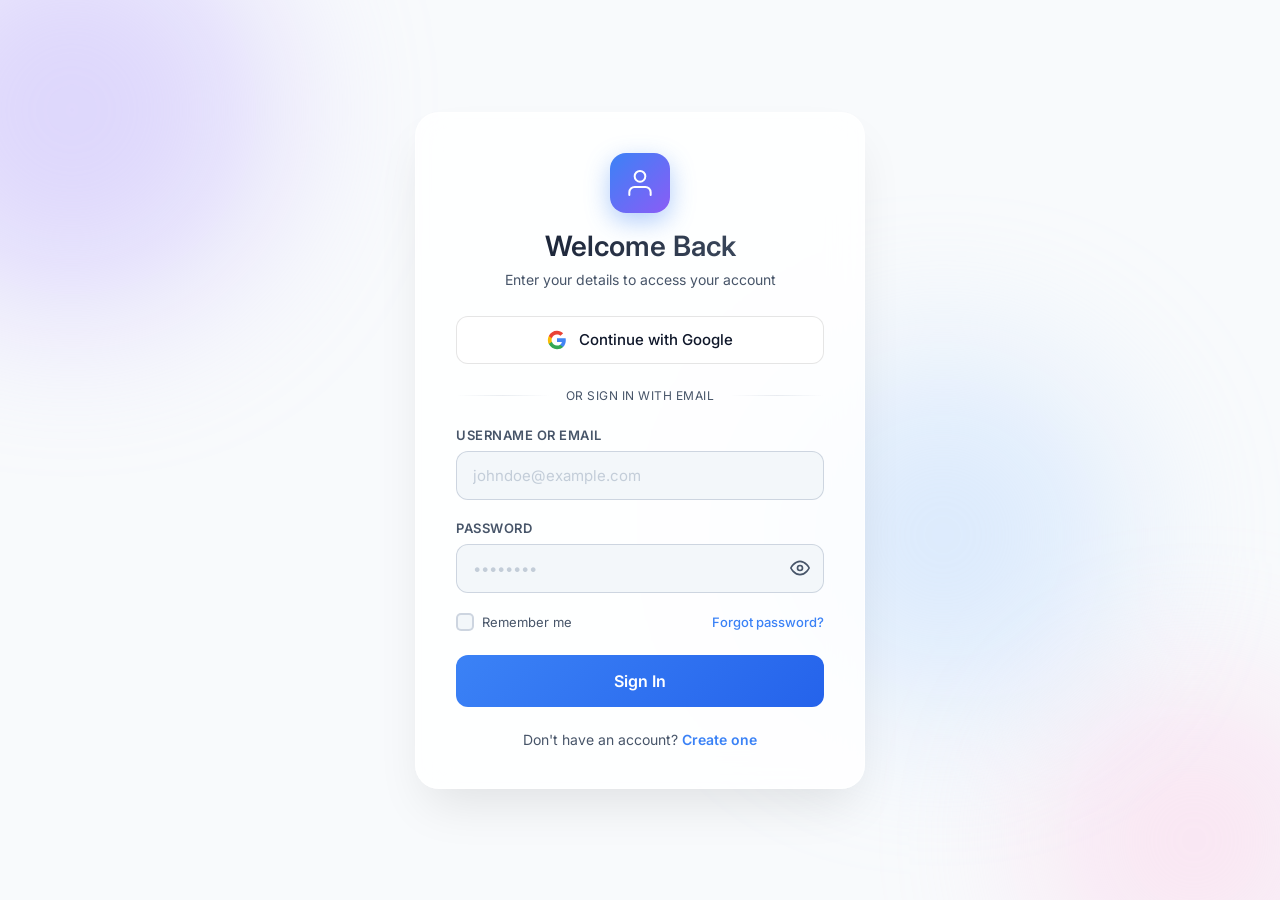
<file: index.html>
<!DOCTYPE html>
<html lang="en">
<head>
    <meta charset="UTF-8">
    <meta name="viewport" content="width=device-width, initial-scale=1.0">
    <title>Secure Login</title>
    <link rel="stylesheet" href="style.css?v=4">
    <link href="https://fonts.googleapis.com/css2?family=Inter:wght@300;400;500;600;700&display=swap" rel="stylesheet">
</head>
<body>
    <div class="background-shapes">
        <div class="shape shape-1"></div>
        <div class="shape shape-2"></div>
        <div class="shape shape-3"></div>
    </div>
    
    <div class="login-container">

        <!-- ==================== LOGIN VIEW ==================== -->
        <div id="loginView" class="view active-view">
            <div class="login-header">
                <div class="avatar-icon">
                    <svg width="32" height="32" viewBox="0 0 24 24" fill="none" stroke="currentColor" stroke-width="1.5" stroke-linecap="round" stroke-linejoin="round">
                        <path d="M20 21v-2a4 4 0 0 0-4-4H8a4 4 0 0 0-4 4v2"/>
                        <circle cx="12" cy="7" r="4"/>
                    </svg>
                </div>
                <h1>Welcome Back</h1>
                <p>Enter your details to access your account</p>
            </div>

            <!-- Google Sign-In -->
            <button type="button" id="googleSignInBtn" class="google-btn" onclick="handleGoogleSignIn()">
                <svg class="google-icon" viewBox="0 0 24 24" width="20" height="20">
                    <path d="M22.56 12.25c0-.78-.07-1.53-.2-2.25H12v4.26h5.92a5.06 5.06 0 0 1-2.2 3.32v2.77h3.57c2.08-1.92 3.28-4.74 3.28-8.1z" fill="#4285F4"/>
                    <path d="M12 23c2.97 0 5.46-.98 7.28-2.66l-3.57-2.77c-.98.66-2.23 1.06-3.71 1.06-2.86 0-5.29-1.93-6.16-4.53H2.18v2.84C3.99 20.53 7.7 23 12 23z" fill="#34A853"/>
                    <path d="M5.84 14.09c-.22-.66-.35-1.36-.35-2.09s.13-1.43.35-2.09V7.07H2.18C1.43 8.55 1 10.22 1 12s.43 3.45 1.18 4.93l2.85-2.22.81-.62z" fill="#FBBC05"/>
                    <path d="M12 5.38c1.62 0 3.06.56 4.21 1.64l3.15-3.15C17.45 2.09 14.97 1 12 1 7.7 1 3.99 3.47 2.18 7.07l3.66 2.84c.87-2.6 3.3-4.53 6.16-4.53z" fill="#EA4335"/>
                </svg>
                <span>Continue with Google</span>
            </button>

            <div class="divider">
                <span>or sign in with email</span>
            </div>

            <form id="loginForm" class="login-form">
                <div class="input-group">
                    <label for="username">Username or Email</label>
                    <input type="text" id="username" name="username" placeholder="johndoe@example.com" required>
                </div>
                <div class="input-group">
                    <label for="password">Password</label>
                    <div class="password-wrapper">
                        <input type="password" id="password" name="password" placeholder="••••••••" required>
                        <button type="button" class="toggle-password" id="togglePassword" aria-label="Toggle password visibility">
                            <!-- Eye Open Icon -->
                            <svg class="eye-icon eye-open" viewBox="0 0 24 24" fill="none" stroke="currentColor" stroke-width="2" stroke-linecap="round" stroke-linejoin="round">
                                <path d="M1 12s4-8 11-8 11 8 11 8-4 8-11 8-11-8-11-8z"/>
                                <circle cx="12" cy="12" r="3"/>
                            </svg>
                            <!-- Eye Closed Icon -->
                            <svg class="eye-icon eye-closed" viewBox="0 0 24 24" fill="none" stroke="currentColor" stroke-width="2" stroke-linecap="round" stroke-linejoin="round" style="display:none;">
                                <path d="M17.94 17.94A10.07 10.07 0 0 1 12 20c-7 0-11-8-11-8a18.45 18.45 0 0 1 5.06-5.94M9.9 4.24A9.12 9.12 0 0 1 12 4c7 0 11 8 11 8a18.5 18.5 0 0 1-2.16 3.19m-6.72-1.07a3 3 0 1 1-4.24-4.24"/>
                                <line x1="1" y1="1" x2="23" y2="23"/>
                            </svg>
                        </button>
                    </div>
                </div>

                <div class="form-options">
                    <label class="remember-me">
                        <input type="checkbox" id="rememberMe">
                        <span class="checkmark"></span>
                        Remember me
                    </label>
                    <a href="#" id="forgotPasswordLink" class="forgot-password">Forgot password?</a>
                </div>
                
                <button type="submit" id="submitBtn" class="submit-btn">
                    <span class="btn-text">Sign In</span>
                    <span class="loader hidden"></span>
                </button>
            </form>

            <div id="resultBox" class="result-box hidden">
                <p><strong>Status:</strong> <span class="status-success">Success</span></p>
                <p><strong>Original Length:</strong> <span id="pwdLength"></span> chars</p>
                <p><strong>SHA-256 Hash:</strong></p>
                <code id="hashedResult"></code>
            </div>

            <p class="switch-view-text">
                Don't have an account? <a href="#" id="goToSignup">Create one</a>
            </p>
        </div>

        <!-- ==================== SIGN UP VIEW ==================== -->
        <div id="signupView" class="view">
            <div class="login-header">
                <div class="avatar-icon signup-avatar">
                    <svg width="32" height="32" viewBox="0 0 24 24" fill="none" stroke="currentColor" stroke-width="1.5" stroke-linecap="round" stroke-linejoin="round">
                        <path d="M16 21v-2a4 4 0 0 0-4-4H5a4 4 0 0 0-4 4v2"/>
                        <circle cx="8.5" cy="7" r="4"/>
                        <line x1="20" y1="8" x2="20" y2="14"/>
                        <line x1="23" y1="11" x2="17" y2="11"/>
                    </svg>
                </div>
                <h1>Create Account</h1>
                <p>Sign up to get started</p>
            </div>

            <!-- Google Sign-Up -->
            <button type="button" class="google-btn" onclick="handleGoogleSignIn()">
                <svg class="google-icon" viewBox="0 0 24 24" width="20" height="20">
                    <path d="M22.56 12.25c0-.78-.07-1.53-.2-2.25H12v4.26h5.92a5.06 5.06 0 0 1-2.2 3.32v2.77h3.57c2.08-1.92 3.28-4.74 3.28-8.1z" fill="#4285F4"/>
                    <path d="M12 23c2.97 0 5.46-.98 7.28-2.66l-3.57-2.77c-.98.66-2.23 1.06-3.71 1.06-2.86 0-5.29-1.93-6.16-4.53H2.18v2.84C3.99 20.53 7.7 23 12 23z" fill="#34A853"/>
                    <path d="M5.84 14.09c-.22-.66-.35-1.36-.35-2.09s.13-1.43.35-2.09V7.07H2.18C1.43 8.55 1 10.22 1 12s.43 3.45 1.18 4.93l2.85-2.22.81-.62z" fill="#FBBC05"/>
                    <path d="M12 5.38c1.62 0 3.06.56 4.21 1.64l3.15-3.15C17.45 2.09 14.97 1 12 1 7.7 1 3.99 3.47 2.18 7.07l3.66 2.84c.87-2.6 3.3-4.53 6.16-4.53z" fill="#EA4335"/>
                </svg>
                <span>Continue with Google</span>
            </button>

            <div class="divider">
                <span>or sign up with email</span>
            </div>

            <form id="signupForm" class="login-form">
                <div class="input-group">
                    <label for="signupName">Full Name</label>
                    <input type="text" id="signupName" name="name" placeholder="John Doe" required>
                </div>
                <div class="input-group">
                    <label for="signupEmail">Email Address</label>
                    <input type="email" id="signupEmail" name="email" placeholder="johndoe@example.com" required>
                </div>
                <div class="input-group">
                    <label for="signupPassword">Password</label>
                    <div class="password-wrapper">
                        <input type="password" id="signupPassword" name="password" placeholder="••••••••" required minlength="8">
                        <button type="button" class="toggle-password" id="toggleSignupPassword" aria-label="Toggle password visibility">
                            <svg class="eye-icon eye-open" viewBox="0 0 24 24" fill="none" stroke="currentColor" stroke-width="2" stroke-linecap="round" stroke-linejoin="round">
                                <path d="M1 12s4-8 11-8 11 8 11 8-4 8-11 8-11-8-11-8z"/>
                                <circle cx="12" cy="12" r="3"/>
                            </svg>
                            <svg class="eye-icon eye-closed" viewBox="0 0 24 24" fill="none" stroke="currentColor" stroke-width="2" stroke-linecap="round" stroke-linejoin="round" style="display:none;">
                                <path d="M17.94 17.94A10.07 10.07 0 0 1 12 20c-7 0-11-8-11-8a18.45 18.45 0 0 1 5.06-5.94M9.9 4.24A9.12 9.12 0 0 1 12 4c7 0 11 8 11 8a18.5 18.5 0 0 1-2.16 3.19m-6.72-1.07a3 3 0 1 1-4.24-4.24"/>
                                <line x1="1" y1="1" x2="23" y2="23"/>
                            </svg>
                        </button>
                    </div>
                    <div class="password-strength" id="passwordStrength">
                        <div class="strength-bars">
                            <div class="bar"></div><div class="bar"></div><div class="bar"></div><div class="bar"></div>
                        </div>
                        <span class="strength-text" id="strengthText"></span>
                    </div>
                </div>
                <div class="input-group">
                    <label for="signupConfirmPassword">Confirm Password</label>
                    <div class="password-wrapper">
                        <input type="password" id="signupConfirmPassword" name="confirmPassword" placeholder="••••••••" required minlength="8">
                        <button type="button" class="toggle-password" id="toggleConfirmPassword" aria-label="Toggle password visibility">
                            <svg class="eye-icon eye-open" viewBox="0 0 24 24" fill="none" stroke="currentColor" stroke-width="2" stroke-linecap="round" stroke-linejoin="round">
                                <path d="M1 12s4-8 11-8 11 8 11 8-4 8-11 8-11-8-11-8z"/>
                                <circle cx="12" cy="12" r="3"/>
                            </svg>
                            <svg class="eye-icon eye-closed" viewBox="0 0 24 24" fill="none" stroke="currentColor" stroke-width="2" stroke-linecap="round" stroke-linejoin="round" style="display:none;">
                                <path d="M17.94 17.94A10.07 10.07 0 0 1 12 20c-7 0-11-8-11-8a18.45 18.45 0 0 1 5.06-5.94M9.9 4.24A9.12 9.12 0 0 1 12 4c7 0 11 8 11 8a18.5 18.5 0 0 1-2.16 3.19m-6.72-1.07a3 3 0 1 1-4.24-4.24"/>
                                <line x1="1" y1="1" x2="23" y2="23"/>
                            </svg>
                        </button>
                    </div>
                </div>

                <button type="submit" id="signupBtn" class="submit-btn signup-btn">
                    <span class="btn-text">Create Account</span>
                    <span class="loader hidden"></span>
                </button>
            </form>

            <p class="switch-view-text">
                Already have an account? <a href="#" id="goToLogin">Sign in</a>
            </p>
        </div>

        <!-- ==================== FORGOT PASSWORD VIEW ==================== -->
        <div id="forgotView" class="view">
            <div class="login-header">
                <div class="avatar-icon forgot-avatar">
                    <svg width="32" height="32" viewBox="0 0 24 24" fill="none" stroke="currentColor" stroke-width="1.5" stroke-linecap="round" stroke-linejoin="round">
                        <rect x="3" y="11" width="18" height="11" rx="2" ry="2"/>
                        <path d="M7 11V7a5 5 0 0 1 10 0v4"/>
                    </svg>
                </div>
                <h1>Reset Password</h1>
                <p>Enter your email and we'll send you a reset link</p>
            </div>

            <form id="forgotForm" class="login-form">
                <div class="input-group">
                    <label for="forgotEmail">Email Address</label>
                    <input type="email" id="forgotEmail" name="email" placeholder="johndoe@example.com" required>
                </div>

                <button type="submit" id="forgotBtn" class="submit-btn forgot-btn">
                    <span class="btn-text">Send Reset Link</span>
                    <span class="loader hidden"></span>
                </button>
            </form>

            <div id="forgotSuccess" class="forgot-success hidden">
                <svg width="48" height="48" viewBox="0 0 24 24" fill="none" stroke="#10b981" stroke-width="2" stroke-linecap="round" stroke-linejoin="round">
                    <path d="M22 11.08V12a10 10 0 1 1-5.93-9.14"/>
                    <polyline points="22 4 12 14.01 9 11.01"/>
                </svg>
                <p>Check your inbox! We've sent a password reset link to <strong id="sentEmailDisplay"></strong></p>
            </div>

            <p class="switch-view-text">
                Remember your password? <a href="#" id="backToLogin">Back to login</a>
            </p>
        </div>

    </div>

    <script src="app.js?v=3"></script>
</body>
</html>
</file>
<file: style.css>
:root {
    --bg-color: #f8fafc;
    --card-bg: rgba(255, 255, 255, 0.85);
    --text-primary: #0f172a;
    --text-secondary: #475569;
    --accent: #3b82f6;
    --accent-hover: #2563eb;
    --accent-glow: rgba(59, 130, 246, 0.4);
    --input-bg: rgba(241, 245, 249, 0.8);
    --input-border: rgba(148, 163, 184, 0.4);
    --input-focus: #3b82f6;
    --shape-1: #c4b5fd;
    --shape-2: #fbcfe8;
    --shape-3: #bfdbfe;
    --danger: #ef4444;
    --success: #10b981;
    --warning: #f59e0b;
}

* {
    margin: 0;
    padding: 0;
    box-sizing: border-box;
    font-family: 'Inter', sans-serif;
}

body {
    background-color: var(--bg-color);
    color: var(--text-primary);
    min-height: 100vh;
    display: flex;
    justify-content: center;
    align-items: center;
    overflow-y: auto;
    position: relative;
}

/* Background Animated Shapes */
.background-shapes {
    position: fixed;
    width: 100vw;
    height: 100vh;
    z-index: 0;
    overflow: hidden;
}

.shape {
    position: absolute;
    filter: blur(80px);
    border-radius: 50%;
    opacity: 0.5;
    animation: float 20s infinite alternate ease-in-out;
}

.shape-1 {
    width: 400px;
    height: 400px;
    background-color: var(--shape-1);
    top: -10%;
    left: -10%;
    animation-delay: 0s;
}

.shape-2 {
    width: 300px;
    height: 300px;
    background-color: var(--shape-2);
    bottom: -10%;
    right: -5%;
    animation-delay: -5s;
}

.shape-3 {
    width: 350px;
    height: 350px;
    background-color: var(--shape-3);
    top: 40%;
    left: 60%;
    animation-delay: -10s;
}

@keyframes float {
    0% { transform: translate(0, 0) scale(1); }
    50% { transform: translate(50px, 50px) scale(1.1); }
    100% { transform: translate(-50px, 100px) scale(0.9); }
}

/* Login Container (Glassmorphism) */
.login-container {
    position: relative;
    z-index: 1;
    background: var(--card-bg);
    backdrop-filter: blur(16px);
    -webkit-backdrop-filter: blur(16px);
    border: 1px solid rgba(255, 255, 255, 0.6);
    border-radius: 24px;
    padding: 40px;
    width: 100%;
    max-width: 450px;
    box-shadow: 0 25px 50px -12px rgba(0, 0, 0, 0.1);
    transform: translateY(20px);
    opacity: 0;
    animation: slideUp 0.6s cubic-bezier(0.16, 1, 0.3, 1) forwards;
    margin: 24px 16px;
}

@keyframes slideUp {
    to {
        transform: translateY(0);
        opacity: 1;
    }
}

/* ========================================
   VIEW SYSTEM (Login / Signup / Forgot)
   ======================================== */
.view {
    display: none;
}

.view.active-view {
    display: block;
    animation: fadeInView 0.4s ease-out forwards;
}

@keyframes fadeInView {
    from {
        opacity: 0;
        transform: translateY(12px);
    }
    to {
        opacity: 1;
        transform: translateY(0);
    }
}

/* ========================================
   HEADER & AVATAR
   ======================================== */
.login-header {
    text-align: center;
    margin-bottom: 28px;
}

.avatar-icon {
    width: 60px;
    height: 60px;
    border-radius: 16px;
    background: linear-gradient(135deg, var(--accent), #8b5cf6);
    display: flex;
    align-items: center;
    justify-content: center;
    margin: 0 auto 16px;
    color: white;
    box-shadow: 0 8px 24px var(--accent-glow);
    transition: transform 0.3s ease;
}

.avatar-icon:hover {
    transform: scale(1.05);
}

.signup-avatar {
    background: linear-gradient(135deg, #10b981, #3b82f6);
    box-shadow: 0 8px 24px rgba(16, 185, 129, 0.3);
}

.forgot-avatar {
    background: linear-gradient(135deg, #f59e0b, #ef4444);
    box-shadow: 0 8px 24px rgba(245, 158, 11, 0.3);
}

.login-header h1 {
    font-size: 28px;
    font-weight: 600;
    margin-bottom: 8px;
    background: linear-gradient(to right, #0f172a, #475569);
    -webkit-background-clip: text;
    -webkit-text-fill-color: transparent;
}

.login-header p {
    color: var(--text-secondary);
    font-size: 14px;
}

/* ========================================
   GOOGLE SIGN-IN BUTTON
   ======================================== */
.google-btn {
    width: 100%;
    display: flex;
    align-items: center;
    justify-content: center;
    gap: 12px;
    padding: 13px 16px;
    background: #ffffff;
    border: 1px solid rgba(0, 0, 0, 0.1);
    border-radius: 12px;
    color: var(--text-primary);
    font-size: 15px;
    font-weight: 500;
    cursor: pointer;
    transition: all 0.3s ease;
    font-family: 'Inter', sans-serif;
}

.google-btn:hover {
    background: #f8fafc;
    border-color: rgba(0, 0, 0, 0.15);
    transform: translateY(-1px);
    box-shadow: 0 4px 16px rgba(0, 0, 0, 0.05);
}

.google-btn:active {
    transform: translateY(0);
}

.google-icon {
    flex-shrink: 0;
}

/* ========================================
   DIVIDER
   ======================================== */
.divider {
    display: flex;
    align-items: center;
    margin: 24px 0;
    gap: 16px;
}

.divider::before,
.divider::after {
    content: '';
    flex: 1;
    height: 1px;
    background: linear-gradient(90deg, transparent, rgba(148, 163, 184, 0.2), transparent);
}

.divider span {
    font-size: 12px;
    color: var(--text-secondary);
    text-transform: uppercase;
    letter-spacing: 0.5px;
    white-space: nowrap;
}

/* ========================================
   FORM ELEMENTS
   ======================================== */
.input-group {
    margin-bottom: 20px;
}

.input-group label {
    display: block;
    font-size: 13px;
    font-weight: 600;
    margin-bottom: 8px;
    color: var(--text-secondary);
    text-transform: uppercase;
    letter-spacing: 0.5px;
}

.input-group input {
    width: 100%;
    padding: 14px 16px;
    background: var(--input-bg);
    border: 1px solid var(--input-border);
    border-radius: 12px;
    color: var(--text-primary);
    font-size: 15px;
    transition: all 0.3s ease;
    outline: none;
}

.input-group input:focus {
    border-color: var(--input-focus);
    box-shadow: 0 0 0 4px rgba(59, 130, 246, 0.15);
}

.input-group input::placeholder {
    color: rgba(148, 163, 184, 0.5);
}

/* ========================================
   PASSWORD WRAPPER & EYE TOGGLE
   ======================================== */
.password-wrapper {
    position: relative;
}

.password-wrapper input {
    padding-right: 50px;
}

.toggle-password {
    position: absolute;
    right: 4px;
    top: 50%;
    transform: translateY(-50%);
    background: none;
    border: none;
    cursor: pointer;
    padding: 10px;
    color: var(--text-secondary);
    display: flex;
    align-items: center;
    justify-content: center;
    transition: color 0.2s ease;
    border-radius: 8px;
}

.toggle-password:hover {
    color: var(--text-primary);
    background: rgba(255, 255, 255, 0.05);
}

.eye-icon {
    width: 20px;
    height: 20px;
}

/* ========================================
   FORM OPTIONS (Remember + Forgot)
   ======================================== */
.form-options {
    display: flex;
    align-items: center;
    justify-content: space-between;
    margin-bottom: 24px;
}

.remember-me {
    display: flex;
    align-items: center;
    gap: 8px;
    font-size: 13px;
    color: var(--text-secondary);
    cursor: pointer;
    user-select: none;
}

.remember-me input[type="checkbox"] {
    display: none;
}

.checkmark {
    width: 18px;
    height: 18px;
    border-radius: 5px;
    border: 2px solid var(--input-border);
    background: var(--input-bg);
    display: flex;
    align-items: center;
    justify-content: center;
    transition: all 0.2s ease;
    flex-shrink: 0;
    position: relative;
}

.remember-me input[type="checkbox"]:checked + .checkmark {
    background: var(--accent);
    border-color: var(--accent);
}

.remember-me input[type="checkbox"]:checked + .checkmark::after {
    content: '';
    width: 5px;
    height: 9px;
    border: solid white;
    border-width: 0 2px 2px 0;
    transform: rotate(45deg);
    position: absolute;
    top: 1px;
}

.forgot-password {
    font-size: 13px;
    color: var(--accent);
    text-decoration: none;
    font-weight: 500;
    transition: all 0.2s ease;
}

.forgot-password:hover {
    color: #60a5fa;
    text-decoration: underline;
}

/* ========================================
   SUBMIT BUTTON
   ======================================== */
.submit-btn {
    width: 100%;
    padding: 16px;
    background: linear-gradient(135deg, var(--accent), #2563eb);
    color: white;
    border: none;
    border-radius: 12px;
    font-size: 16px;
    font-weight: 600;
    cursor: pointer;
    transition: all 0.3s ease;
    display: flex;
    justify-content: center;
    align-items: center;
    position: relative;
    overflow: hidden;
    font-family: 'Inter', sans-serif;
}

.submit-btn::before {
    content: '';
    position: absolute;
    top: 0;
    left: -100%;
    width: 100%;
    height: 100%;
    background: linear-gradient(90deg, transparent, rgba(255,255,255,0.1), transparent);
    transition: left 0.5s ease;
}

.submit-btn:hover::before {
    left: 100%;
}

.submit-btn:hover {
    transform: translateY(-2px);
    box-shadow: 0 10px 25px -5px var(--accent-glow);
}

.submit-btn:active {
    transform: translateY(0);
}

.signup-btn {
    background: linear-gradient(135deg, #10b981, #059669);
}

.signup-btn:hover {
    box-shadow: 0 10px 25px -5px rgba(16, 185, 129, 0.4);
}

.forgot-btn {
    background: linear-gradient(135deg, #f59e0b, #d97706);
}

.forgot-btn:hover {
    box-shadow: 0 10px 25px -5px rgba(245, 158, 11, 0.4);
}

.submit-btn.loading .btn-text {
    opacity: 0;
}

.submit-btn.loading .loader {
    display: block;
}

.loader {
    width: 24px;
    height: 24px;
    border: 3px solid rgba(255, 255, 255, 0.3);
    border-radius: 50%;
    border-top-color: white;
    animation: spin 1s ease-in-out infinite;
    position: absolute;
    display: none;
}

.hidden {
    display: none !important;
}

@keyframes spin {
    to { transform: rotate(360deg); }
}

/* ========================================
   PASSWORD STRENGTH METER
   ======================================== */
.password-strength {
    display: flex;
    align-items: center;
    gap: 10px;
    margin-top: 10px;
    opacity: 0;
    transition: opacity 0.3s ease;
}

.password-strength.visible {
    opacity: 1;
}

.strength-bars {
    display: flex;
    gap: 4px;
    flex: 1;
}

.strength-bars .bar {
    height: 4px;
    flex: 1;
    border-radius: 2px;
    background: rgba(148, 163, 184, 0.15);
    transition: background 0.3s ease;
}

.strength-bars .bar.weak { background: var(--danger); }
.strength-bars .bar.fair { background: var(--warning); }
.strength-bars .bar.good { background: #22d3ee; }
.strength-bars .bar.strong { background: var(--success); }

.strength-text {
    font-size: 11px;
    font-weight: 600;
    text-transform: uppercase;
    letter-spacing: 0.5px;
    min-width: 50px;
    text-align: right;
}

.strength-text.weak { color: var(--danger); }
.strength-text.fair { color: var(--warning); }
.strength-text.good { color: #22d3ee; }
.strength-text.strong { color: var(--success); }

/* ========================================
   VIEW SWITCH TEXT
   ======================================== */
.switch-view-text {
    text-align: center;
    margin-top: 24px;
    font-size: 14px;
    color: var(--text-secondary);
}

.switch-view-text a {
    color: var(--accent);
    text-decoration: none;
    font-weight: 600;
    transition: color 0.2s ease;
}

.switch-view-text a:hover {
    color: #60a5fa;
    text-decoration: underline;
}

/* ========================================
   RESULT BOX & FORGOT SUCCESS
   ======================================== */
.result-box {
    margin-top: 24px;
    padding: 16px;
    background: rgba(241, 245, 249, 0.8);
    border: 1px dashed var(--accent);
    border-radius: 12px;
    font-size: 13px;
    color: var(--text-secondary);
    animation: fadeIn 0.4s ease-out forwards;
}

@keyframes fadeIn {
    from { opacity: 0; transform: translateY(-10px); }
    to { opacity: 1; transform: translateY(0); }
}

.result-box p {
    margin-bottom: 8px;
}

.status-success {
    color: #10b981;
    font-weight: 600;
}

.result-box code {
    display: block;
    padding: 12px;
    background: #e2e8f0;
    border-radius: 8px;
    color: #059669;
    word-break: break-all;
    font-family: monospace;
    margin-top: 8px;
    font-size: 12px;
}

.forgot-success {
    text-align: center;
    padding: 32px 16px;
    animation: fadeIn 0.5s ease-out forwards;
}

.forgot-success svg {
    margin-bottom: 16px;
}

.forgot-success p {
    color: var(--text-secondary);
    font-size: 14px;
    line-height: 1.6;
}

.forgot-success strong {
    color: var(--text-primary);
}

/* ========================================
   TOAST NOTIFICATION
   ======================================== */
.toast {
    position: fixed;
    bottom: 32px;
    left: 50%;
    transform: translateX(-50%) translateY(120px);
    padding: 14px 28px;
    border-radius: 12px;
    font-size: 14px;
    font-weight: 500;
    color: white;
    z-index: 1000;
    box-shadow: 0 12px 40px rgba(0, 0, 0, 0.4);
    transition: transform 0.4s cubic-bezier(0.16, 1, 0.3, 1), opacity 0.4s ease;
    opacity: 0;
    backdrop-filter: blur(8px);
    display: flex;
    align-items: center;
    gap: 10px;
    white-space: nowrap;
}

.toast.show {
    transform: translateX(-50%) translateY(0);
    opacity: 1;
}

.toast.success {
    background: linear-gradient(135deg, rgba(16, 185, 129, 0.9), rgba(5, 150, 105, 0.9));
    border: 1px solid rgba(16, 185, 129, 0.3);
}

.toast.error {
    background: linear-gradient(135deg, rgba(239, 68, 68, 0.9), rgba(220, 38, 38, 0.9));
    border: 1px solid rgba(239, 68, 68, 0.3);
}

.toast.info {
    background: linear-gradient(135deg, rgba(59, 130, 246, 0.9), rgba(37, 99, 235, 0.9));
    border: 1px solid rgba(59, 130, 246, 0.3);
}

/* ========================================
   RESPONSIVE
   ======================================== */
@media (max-width: 500px) {
    .login-container {
        padding: 28px 20px;
        border-radius: 20px;
        margin: 16px 12px;
    }

    .login-header h1 {
        font-size: 24px;
    }

    .form-options {
        flex-direction: column;
        align-items: flex-start;
        gap: 12px;
    }
}
</file>
<file: dashboard.css>
:root {
    --bg-color: #f8fafc;
    --sidebar-bg: #ffffff;
    --card-bg: #ffffff;
    --text-primary: #0f172a;
    --text-secondary: #475569;
    --accent: #3b82f6;
    --accent-hover: #2563eb;
    --border-color: #e2e8f0;
    --danger: #ef4444;
    --danger-bg: #fef2f2;
    --success: #10b981;
    --success-bg: #ecfdf5;
    --warning: #f59e0b;
    --warning-bg: #fffbeb;
}

* {
    margin: 0;
    padding: 0;
    box-sizing: border-box;
    font-family: 'Inter', sans-serif;
}

body {
    background-color: var(--bg-color);
    color: var(--text-primary);
    display: flex;
    min-height: 100vh;
    overflow-x: hidden;
}

/* ========================================
   SIDEBAR
   ======================================== */
.sidebar {
    width: 260px;
    background-color: var(--sidebar-bg);
    border-right: 1px solid var(--border-color);
    display: flex;
    flex-direction: column;
    position: fixed;
    height: 100vh;
    z-index: 100;
}

.sidebar-header {
    padding: 24px;
    display: flex;
    align-items: center;
    gap: 12px;
    border-bottom: 1px solid var(--border-color);
}

.logo-icon {
    width: 36px;
    height: 36px;
    background: linear-gradient(135deg, var(--accent), #8b5cf6);
    border-radius: 10px;
    display: flex;
    align-items: center;
    justify-content: center;
    color: white;
}

.sidebar-header h2 {
    font-size: 20px;
    font-weight: 700;
    color: var(--text-primary);
}

.sidebar-nav {
    padding: 24px 16px;
    flex: 1;
    display: flex;
    flex-direction: column;
    gap: 8px;
}

.nav-item {
    display: flex;
    align-items: center;
    gap: 12px;
    padding: 12px 16px;
    border-radius: 10px;
    color: var(--text-secondary);
    text-decoration: none;
    font-weight: 500;
    font-size: 15px;
    transition: all 0.2s ease;
}

.nav-item svg {
    color: var(--text-secondary);
    transition: color 0.2s ease;
}

.nav-item:hover {
    background-color: #f1f5f9;
    color: var(--text-primary);
}

.nav-item:hover svg {
    color: var(--accent);
}

.nav-item.active {
    background-color: #eff6ff;
    color: var(--accent);
}

.nav-item.active svg {
    color: var(--accent);
}

.sidebar-footer {
    padding: 24px 16px;
    border-top: 1px solid var(--border-color);
}

.logout-btn {
    width: 100%;
    display: flex;
    align-items: center;
    gap: 12px;
    padding: 12px 16px;
    background: none;
    border: none;
    border-radius: 10px;
    color: var(--text-secondary);
    font-size: 15px;
    font-weight: 500;
    cursor: pointer;
    transition: all 0.2s ease;
}

.logout-btn:hover {
    background-color: var(--danger-bg);
    color: var(--danger);
}

.logout-btn:hover svg {
    color: var(--danger);
}

/* ========================================
   MAIN CONTENT & HEADER
   ======================================== */
.main-content {
    flex: 1;
    margin-left: 260px;
    display: flex;
    flex-direction: column;
    min-height: 100vh;
}

.top-header {
    height: 72px;
    background-color: var(--card-bg);
    border-bottom: 1px solid var(--border-color);
    display: flex;
    align-items: center;
    justify-content: space-between;
    padding: 0 32px;
    position: sticky;
    top: 0;
    z-index: 90;
}

.header-search {
    display: flex;
    align-items: center;
    gap: 12px;
    background-color: #f1f5f9;
    padding: 8px 16px;
    border-radius: 20px;
    width: 300px;
}

.header-search svg {
    color: var(--text-secondary);
}

.header-search input {
    border: none;
    background: none;
    outline: none;
    width: 100%;
    font-size: 14px;
    color: var(--text-primary);
}

.header-actions {
    display: flex;
    align-items: center;
    gap: 24px;
}

.icon-btn {
    background: none;
    border: none;
    color: var(--text-secondary);
    cursor: pointer;
    position: relative;
    display: flex;
    align-items: center;
    justify-content: center;
    transition: color 0.2s ease;
}

.icon-btn:hover {
    color: var(--text-primary);
}

.badge {
    position: absolute;
    top: -2px;
    right: -2px;
    width: 8px;
    height: 8px;
    background-color: var(--danger);
    border-radius: 50%;
    border: 2px solid var(--card-bg);
}

.user-profile {
    display: flex;
    align-items: center;
    gap: 12px;
    cursor: pointer;
}

.user-avatar {
    width: 40px;
    height: 40px;
    border-radius: 50%;
    background-color: var(--accent);
    color: white;
    display: flex;
    align-items: center;
    justify-content: center;
    font-weight: 600;
    font-size: 14px;
}

.user-info {
    display: flex;
    flex-direction: column;
}

.user-name {
    font-weight: 600;
    font-size: 14px;
    color: var(--text-primary);
}

.user-role {
    font-size: 12px;
    color: var(--text-secondary);
}

/* ========================================
   DASHBOARD VIEWS
   ======================================== */
.view-section {
    display: none;
}

.view-section.active {
    display: block;
}

/* ========================================
   DASHBOARD BODY
   ======================================== */
.dashboard-body {
    padding: 32px;
    flex: 1;
}

.welcome-section {
    margin-bottom: 32px;
}

.welcome-section h1 {
    font-size: 24px;
    font-weight: 700;
    color: var(--text-primary);
    margin-bottom: 4px;
}

.welcome-section p {
    color: var(--text-secondary);
    font-size: 15px;
}

/* ========================================
   STATS GRID
   ======================================== */
.stats-grid {
    display: grid;
    grid-template-columns: repeat(auto-fit, minmax(240px, 1fr));
    gap: 24px;
    margin-bottom: 32px;
}

.stat-card {
    background-color: var(--card-bg);
    border: 1px solid var(--border-color);
    border-radius: 16px;
    padding: 24px;
    display: flex;
    align-items: flex-start;
    gap: 16px;
    box-shadow: 0 4px 6px -1px rgba(0, 0, 0, 0.02);
}

.stat-icon {
    width: 48px;
    height: 48px;
    border-radius: 12px;
    display: flex;
    align-items: center;
    justify-content: center;
}

.users-icon { background-color: #eff6ff; color: var(--accent); }
.logins-icon { background-color: #f5f3ff; color: #8b5cf6; }
.success-icon { background-color: var(--success-bg); color: var(--success); }
.error-icon { background-color: var(--danger-bg); color: var(--danger); }

.stat-details h3 {
    font-size: 14px;
    color: var(--text-secondary);
    font-weight: 500;
    margin-bottom: 8px;
}

.stat-value {
    font-size: 24px;
    font-weight: 700;
    color: var(--text-primary);
    margin-bottom: 8px;
}

.stat-change {
    font-size: 12px;
    font-weight: 500;
}

.stat-change.positive { color: var(--success); }
.stat-change.negative { color: var(--danger); }
.stat-change.neutral { color: var(--text-secondary); }

/* ========================================
   PANELS GRID (Tables & Lists)
   ======================================== */
.panels-grid {
    display: grid;
    grid-template-columns: 2fr 1fr;
    gap: 24px;
}

.panel {
    background-color: var(--card-bg);
    border: 1px solid var(--border-color);
    border-radius: 16px;
    box-shadow: 0 4px 6px -1px rgba(0, 0, 0, 0.02);
    overflow: hidden;
}

.panel-header {
    padding: 20px 24px;
    border-bottom: 1px solid var(--border-color);
    display: flex;
    align-items: center;
    justify-content: space-between;
}

.panel-header h2 {
    font-size: 16px;
    font-weight: 600;
    color: var(--text-primary);
}

.text-btn {
    background: none;
    border: none;
    color: var(--accent);
    font-size: 13px;
    font-weight: 600;
    cursor: pointer;
}

/* Table */
.table-container {
    overflow-x: auto;
}

.data-table {
    width: 100%;
    border-collapse: collapse;
}

.data-table th {
    text-align: left;
    padding: 16px 24px;
    font-size: 12px;
    text-transform: uppercase;
    color: var(--text-secondary);
    font-weight: 600;
    letter-spacing: 0.5px;
    background-color: #f8fafc;
    border-bottom: 1px solid var(--border-color);
}

.data-table td {
    padding: 16px 24px;
    font-size: 14px;
    color: var(--text-primary);
    border-bottom: 1px solid var(--border-color);
}

.data-table tr:last-child td {
    border-bottom: none;
}

.status-badge {
    display: inline-block;
    padding: 4px 10px;
    border-radius: 20px;
    font-size: 12px;
    font-weight: 500;
}

.status-badge.active { background-color: var(--success-bg); color: var(--success); }
.status-badge.inactive { background-color: #f1f5f9; color: var(--text-secondary); }
.status-badge.green { background-color: var(--success-bg); color: var(--success); }
.status-badge.orange { background-color: var(--warning-bg); color: var(--warning); }
.status-badge.red { background-color: var(--danger-bg); color: var(--danger); }

.loading-cell {
    text-align: center !important;
    color: var(--text-secondary) !important;
    padding: 32px !important;
}

/* Security List */
.security-item {
    padding: 16px 24px;
    display: flex;
    align-items: center;
    gap: 16px;
    border-bottom: 1px solid var(--border-color);
}

.security-item:last-child {
    border-bottom: none;
}

.sec-icon {
    width: 40px;
    height: 40px;
    border-radius: 10px;
    display: flex;
    align-items: center;
    justify-content: center;
    color: white;
}

.bg-blue { background-color: var(--accent); }
.bg-green { background-color: var(--success); }
.bg-orange { background-color: var(--warning); }

.sec-info {
    flex: 1;
}

.sec-info h4 {
    font-size: 14px;
    font-weight: 600;
    color: var(--text-primary);
    margin-bottom: 4px;
}

.sec-info p {
    font-size: 13px;
    color: var(--text-secondary);
}

/* ========================================
   RESPONSIVE
   ======================================== */
@media (max-width: 1024px) {
    .panels-grid {
        grid-template-columns: 1fr;
    }
}

@media (max-width: 768px) {
    .sidebar {
        transform: translateX(-100%);
    }
    .main-content {
        margin-left: 0;
    }
}
</file>
